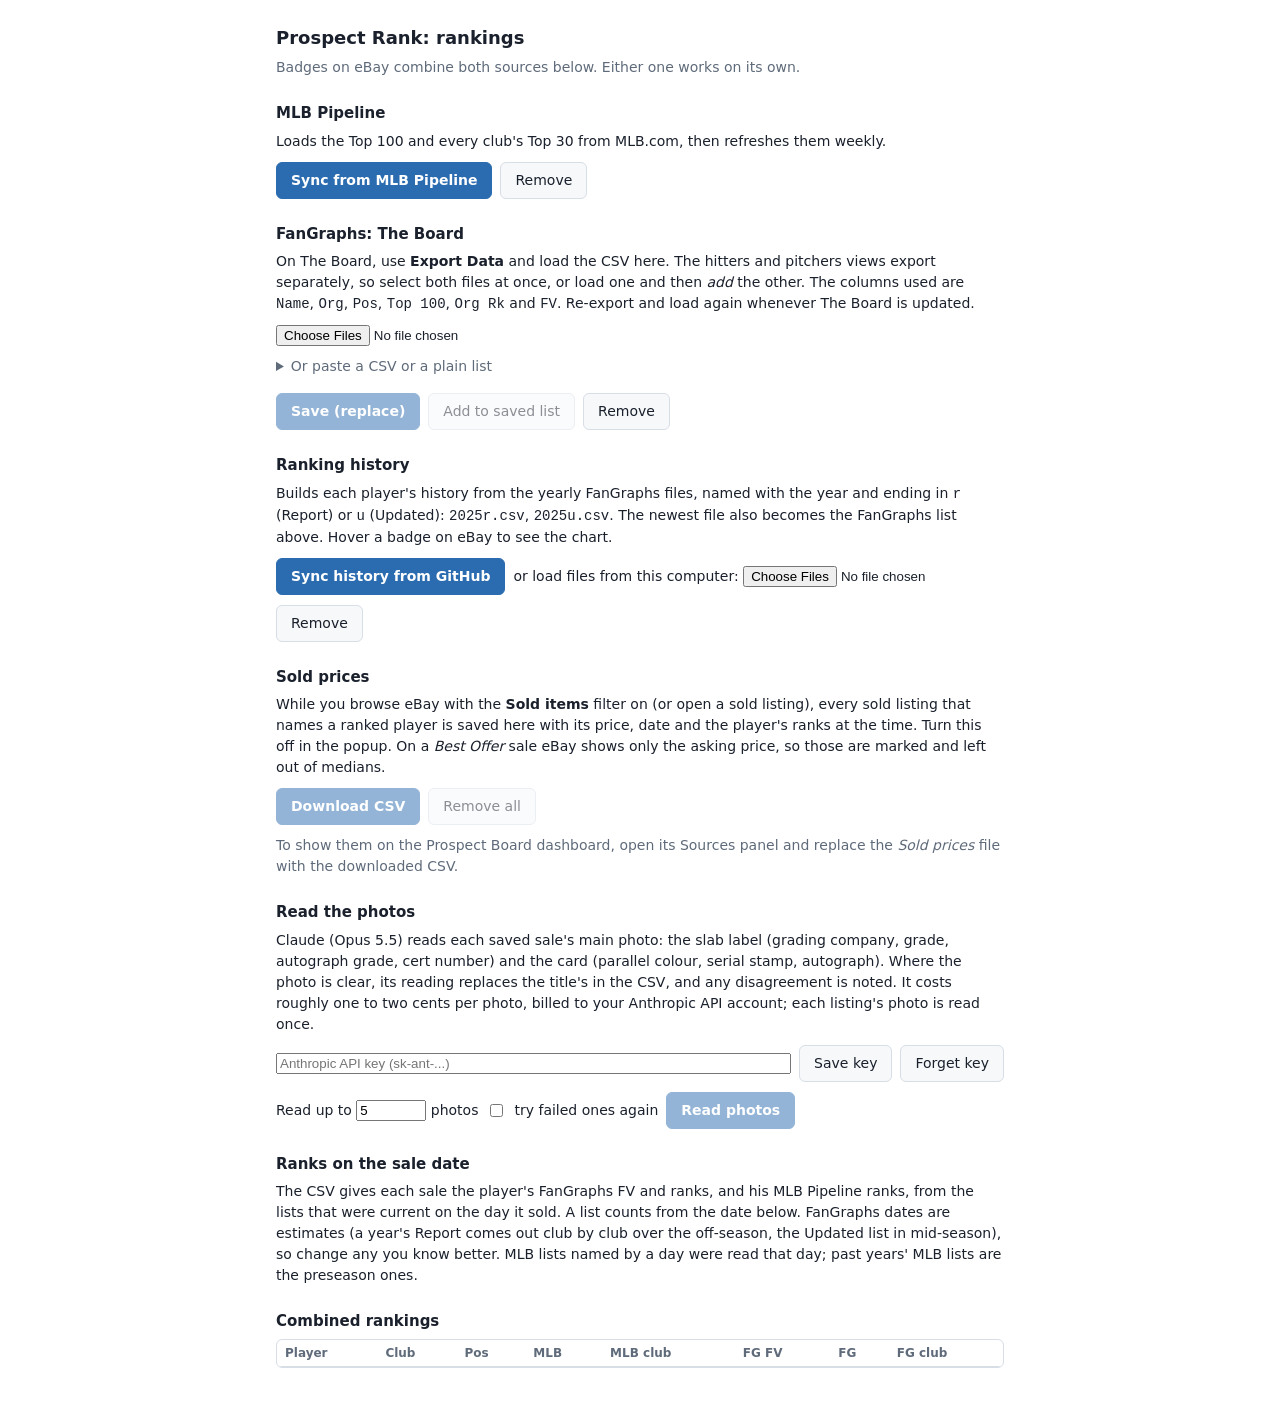
<file: extension/options.html>
<!doctype html>
<html lang="en">
<head>
  <meta charset="utf-8">
  <title>Prospect Rank: rankings</title>
  <link rel="stylesheet" href="pages.css">
</head>
<body class="options">
  <h1>Prospect Rank: rankings</h1>
  <p class="muted">Badges on eBay combine both sources below. Either one works on its own.</p>

  <h2>MLB Pipeline</h2>
  <p class="muted" id="mlb-current"></p>
  <p>Loads the Top 100 and every club's Top 30 from MLB.com, then refreshes them weekly.</p>
  <div class="row">
    <button class="primary" id="sync">Sync from MLB Pipeline</button>
    <button id="mlb-clear">Remove</button>
    <span class="muted" id="sync-status"></span>
  </div>

  <h2>FanGraphs: The Board</h2>
  <p class="muted" id="fg-current"></p>
  <p>On The Board, use <strong>Export Data</strong> and load the CSV here. The hitters and pitchers
     views export separately, so select both files at once, or load one and then <em>add</em> the other.
     The columns used are <code>Name</code>, <code>Org</code>, <code>Pos</code>, <code>Top 100</code>,
     <code>Org Rk</code> and <code>FV</code>. Re-export and load again whenever The Board is updated.</p>
  <div class="row">
    <input type="file" id="file" accept=".csv,.tsv,.txt,text/csv,text/plain" multiple>
  </div>
  <details>
    <summary>Or paste a CSV or a plain list</summary>
    <textarea id="text" placeholder="Name,Org,Pos,Top 100,Org Rk,FV&#10;..."></textarea>
  </details>
  <div class="row">
    <button class="primary" id="save" disabled>Save (replace)</button>
    <button id="add" disabled>Add to saved list</button>
    <button id="fg-clear">Remove</button>
    <span class="muted" id="status"></span>
  </div>

  <h2>Ranking history</h2>
  <p class="muted" id="hist-current"></p>
  <p>Builds each player's history from the yearly FanGraphs files, named with the year and ending in
     <code>r</code> (Report) or <code>u</code> (Updated): <code>2025r.csv</code>, <code>2025u.csv</code>.
     The newest file also becomes the FanGraphs list above. Hover a badge on eBay to see the chart.</p>
  <div class="row">
    <button class="primary" id="hist-sync">Sync history from GitHub</button>
    <label>or load files from this computer: <input type="file" id="hist-files" accept=".csv,text/csv" multiple></label>
  </div>
  <div class="row">
    <button id="hist-clear">Remove</button>
    <span class="muted" id="hist-status"></span>
  </div>

  <h2>Sold prices</h2>
  <p class="muted" id="sales-current"></p>
  <p>While you browse eBay with the <strong>Sold items</strong> filter on (or open a sold listing), every sold
     listing that names a ranked player is saved here with its price, date and the player's ranks at the time.
     Turn this off in the popup. On a <em>Best Offer</em> sale eBay shows only the asking price, so those are
     marked and left out of medians.</p>
  <div class="row">
    <button class="primary" id="sales-download" disabled>Download CSV</button>
    <button id="sales-clear" disabled>Remove all</button>
    <span class="muted" id="sales-status"></span>
  </div>
  <p class="muted">To show them on the Prospect Board dashboard, open its Sources panel and replace the
     <em>Sold prices</em> file with the downloaded CSV.</p>
  <div class="scroll" id="sales-wrap" hidden>
    <table>
      <thead><tr><th>Sold</th><th>Player</th><th>Price</th><th>Card</th><th>Format</th><th>Ranked then</th><th>Listing</th></tr></thead>
      <tbody id="sales-rows"></tbody>
    </table>
  </div>

  <h2>Read the photos</h2>
  <p>Claude (Opus 5.5) reads each saved sale's main photo: the slab label (grading company, grade, autograph grade,
     cert number) and the card (parallel colour, serial stamp, autograph). Where the photo is clear, its reading
     replaces the title's in the CSV, and any disagreement is noted. It costs roughly one to two cents per photo,
     billed to your Anthropic API account; each listing's photo is read once.</p>
  <div class="row">
    <input type="password" id="api-key" placeholder="Anthropic API key (sk-ant-...)" autocomplete="off" style="flex:1; min-width:240px">
    <button id="api-key-save">Save key</button>
    <button id="api-key-clear">Forget key</button>
  </div>
  <p class="muted" id="api-key-status"></p>
  <p class="muted" id="photos-current"></p>
  <div class="row">
    <label>Read up to <input type="number" id="photo-limit" min="1" max="500" value="5" style="width:70px"> photos</label>
    <label class="toggle"><input type="checkbox" id="photo-retry"> try failed ones again</label>
    <button class="primary" id="photo-run" disabled>Read photos</button>
    <button id="photo-stop" hidden>Stop</button>
  </div>
  <p class="muted" id="photo-status"></p>

  <h2>Ranks on the sale date</h2>
  <p>The CSV gives each sale the player's FanGraphs FV and ranks, and his MLB Pipeline ranks, from the lists that were
     current on the day it sold. A list counts from the date below. FanGraphs dates are estimates (a year's Report comes
     out club by club over the off-season, the Updated list in mid-season), so change any you know better. MLB lists named
     by a day were read that day; past years' MLB lists are the preseason ones.</p>
  <p class="muted" id="dates-current"></p>
  <div class="scroll" id="dates-wrap" hidden>
    <table>
      <thead><tr><th>List</th><th>Counts from</th><th></th></tr></thead>
      <tbody id="dates-rows"></tbody>
    </table>
  </div>

  <h2 id="preview-title">Combined rankings</h2>
  <div class="scroll">
    <table>
      <thead><tr><th>Player</th><th>Club</th><th>Pos</th><th>MLB</th><th>MLB club</th><th>FG FV</th><th>FG</th><th>FG club</th></tr></thead>
      <tbody id="preview"></tbody>
    </table>
  </div>

  <script src="src/match.js"></script>
  <script src="src/parse.js"></script>
  <script src="src/history.js"></script>
  <script src="src/asof.js"></script>
  <script src="src/cards.js"></script>
  <script src="src/photos.js"></script>
  <script src="src/sales.js"></script>
  <script src="options.js"></script>
</body>
</html>
</file>
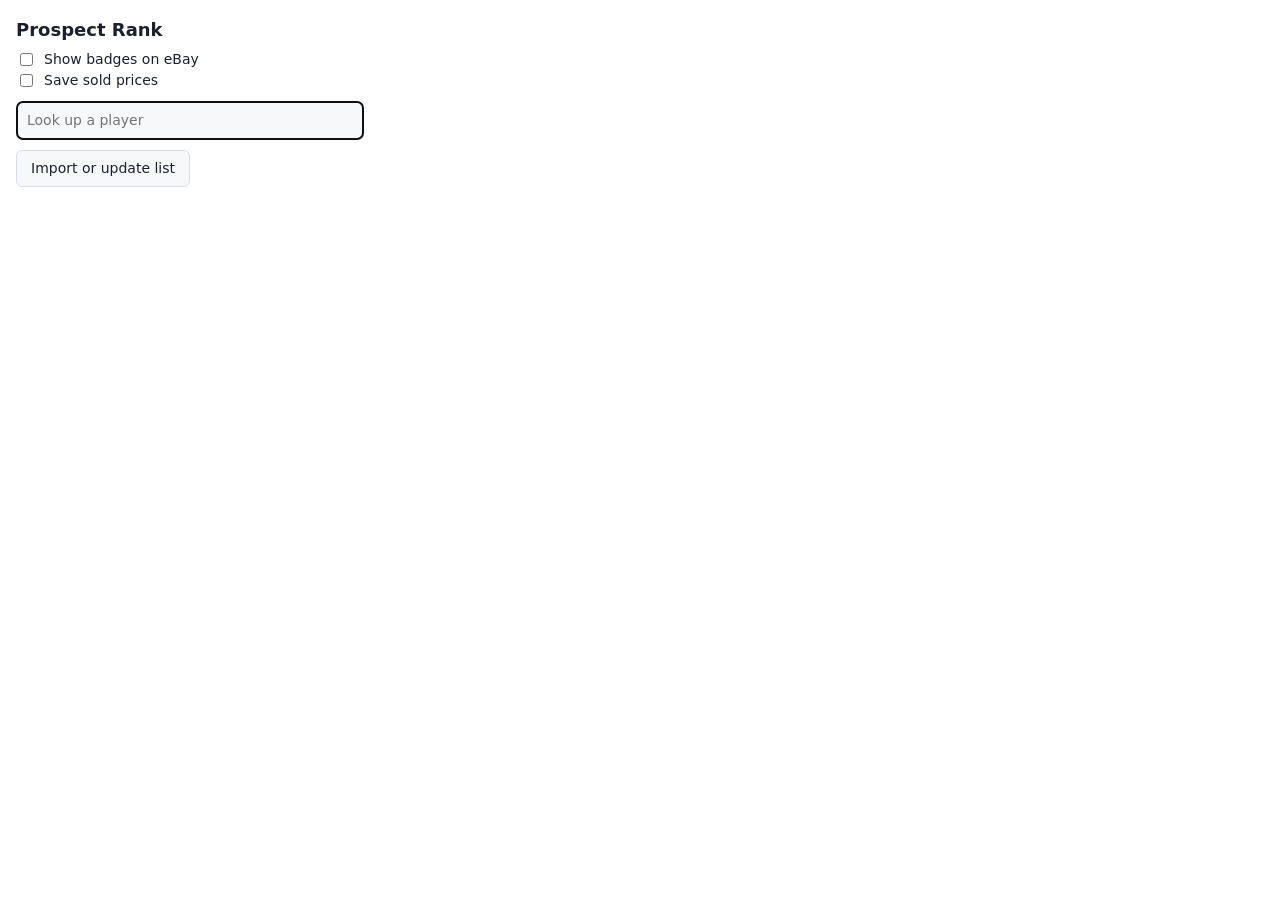
<file: extension/popup.html>
<!doctype html>
<html lang="en">
<head>
  <meta charset="utf-8">
  <title>Prospect Rank</title>
  <link rel="stylesheet" href="pages.css">
  <link rel="stylesheet" href="src/chart.css">
</head>
<body class="popup">
  <h1>Prospect Rank</h1>
  <p class="muted" id="current"></p>
  <label class="toggle"><input type="checkbox" id="enabled"> Show badges on eBay</label>
  <label class="toggle"><input type="checkbox" id="saveSales"> Save sold prices <span class="muted" id="sales-count"></span></label>
  <div class="row"><input type="search" id="q" placeholder="Look up a player" autofocus></div>
  <ul class="results" id="results"></ul>
  <div class="row"><button id="open">Import or update list</button></div>
  <script src="src/match.js"></script>
  <script src="src/history.js"></script>
  <script src="src/chart.js"></script>
  <script src="popup.js"></script>
</body>
</html>
</file>
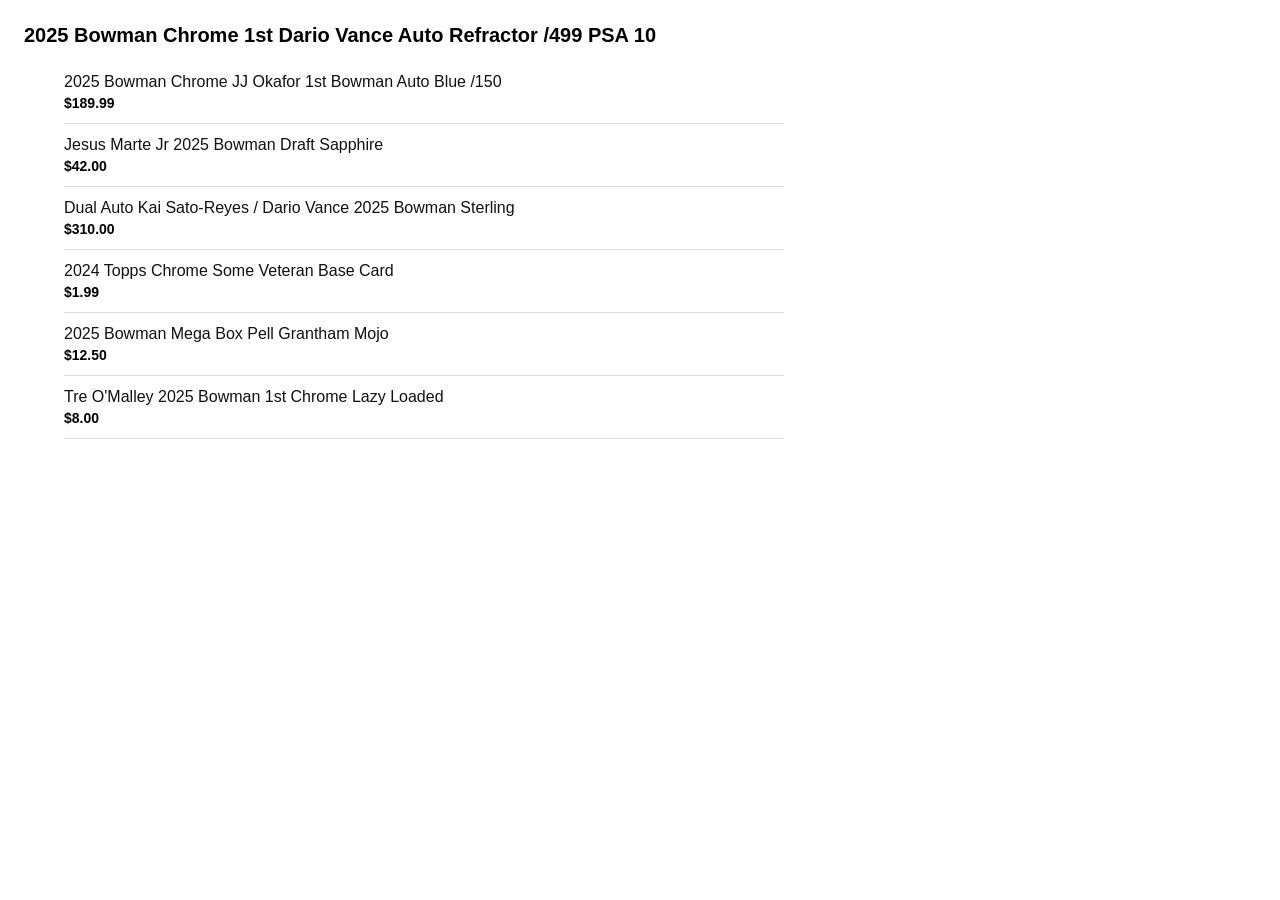
<file: extension/test/fixture-search.html>
<!doctype html>
<html><head><meta charset="utf-8"><title>bowman chrome auto | eBay (test fixture)</title>
<style>body{font:14px Arial;margin:24px;max-width:760px}li{list-style:none;padding:12px 0;border-bottom:1px solid #ddd}
a{color:#111;text-decoration:none;font-size:16px}.price{font-weight:700;margin-top:4px}h1{font-size:20px}</style></head>
<body>
<h1 class="x-item-title__mainTitle"><span class="ux-textspans ux-textspans--BOLD">2025 Bowman Chrome 1st Dario Vance Auto Refractor /499 PSA 10</span></h1>
<ul>
  <li class="s-card"><a href="https://www.ebay.com/itm/1001"><div class="s-card__title"><span>2025 Bowman Chrome JJ Okafor 1st Bowman Auto Blue /150</span></div></a><div class="price">$189.99</div></li>
  <li class="s-item"><a href="https://www.ebay.com/itm/1002"><div class="s-item__title"><span role="heading">Jesus Marte Jr 2025 Bowman Draft Sapphire</span></div></a><div class="price">$42.00</div></li>
  <li><a href="https://www.ebay.com/itm/1003"><img alt=""></a><a class="new-layout" href="https://www.ebay.com/itm/1003">Dual Auto Kai Sato-Reyes / Dario Vance 2025 Bowman Sterling</a><div class="price">$310.00</div></li>
  <li class="s-card"><a href="https://www.ebay.com/itm/1004"><div class="s-card__title"><span>2024 Topps Chrome Some Veteran Base Card</span></div></a><div class="price">$1.99</div></li>
  <li class="s-card"><a href="https://www.ebay.com/itm/1005"><div class="s-card__title"><span>2025 Bowman Mega Box Pell Grantham Mojo</span></div></a><div class="price">$12.50</div></li>
</ul>
<script>
  // A listing that arrives after load, like eBay's lazy-loaded results.
  setTimeout(() => {
    const li = document.createElement('li'); li.className = 's-card';
    li.innerHTML = '<a href="https://www.ebay.com/itm/1006"><div class="s-card__title"><span>Tre O\'Malley 2025 Bowman 1st Chrome Lazy Loaded</span></div></a><div class="price">$8.00</div>';
    document.querySelector('ul').appendChild(li);
  }, 600);
</script>
</body></html>
</file>
<file: extension/pages.css>
:root { --bg:#fff; --fg:#1a202c; --muted:#5f6b7a; --line:#d8dee6; --accent:#2b6cb0; --field:#f6f8fa; }
@media (prefers-color-scheme: dark) {
  :root { --bg:#16191d; --fg:#e6e9ee; --muted:#9aa5b1; --line:#333a44; --accent:#63a4e8; --field:#1f242b; }
}
* { box-sizing: border-box; }
body { margin: 0; padding: 16px; background: var(--bg); color: var(--fg);
  font: 14px/1.5 system-ui, -apple-system, "Segoe UI", sans-serif; }
body.popup { width: 380px; }
body.options { max-width: 760px; margin: 0 auto; padding: 24px 16px 48px; }
h1 { font-size: 18px; margin: 0 0 4px; }
h2 { font-size: 15px; margin: 24px 0 6px; }
p { margin: 6px 0; }
.muted { color: var(--muted); }
input[type=text], input[type=search], textarea { width: 100%; padding: 8px 10px; border: 1px solid var(--line);
  border-radius: 6px; background: var(--field); color: var(--fg); font: inherit; }
textarea { min-height: 200px; font-family: ui-monospace, Menlo, Consolas, monospace; font-size: 13px; }
button { padding: 7px 14px; border: 1px solid var(--line); border-radius: 6px; background: var(--field);
  color: var(--fg); font: inherit; cursor: pointer; }
button.primary { background: var(--accent); border-color: var(--accent); color: #fff; font-weight: 600; }
button:disabled { opacity: 0.5; cursor: default; }
.row { display: flex; gap: 8px; align-items: center; flex-wrap: wrap; margin: 10px 0; }
table { width: 100%; border-collapse: collapse; font-variant-numeric: tabular-nums; }
th, td { text-align: left; padding: 4px 8px; border-bottom: 1px solid var(--line); }
th { color: var(--muted); font-weight: 600; font-size: 12px; }
.scroll { max-height: 320px; overflow: auto; border: 1px solid var(--line); border-radius: 6px; }
ul.results { list-style: none; margin: 8px 0 0; padding: 0; }
ul.results li { display: flex; flex-direction: column; padding: 4px 0; border-bottom: 1px solid var(--line); }
ul.results .rk { font-weight: 700; min-width: 44px; }
label.toggle { display: flex; gap: 8px; align-items: center; }
details { margin: 8px 0; } summary { cursor: pointer; color: var(--muted); margin-bottom: 6px; }
ul.results li.has-history { cursor: pointer; }
ul.results .prk-chart { margin: 8px 0 4px; }
#sales-rows td:first-child { white-space: nowrap; }
</file>
<file: extension/src/chart.css>
.prk-chart { --prk-series: #257de0; --prk-grid: #e6e6e6; --prk-text: #191919; --prk-muted: #666666; --prk-surface: #ffffff; }
.prk-chart svg { display: block; overflow: visible; font: 11px/1 system-ui, -apple-system, "Segoe UI", sans-serif; }
.prk-chart .prk-rowlabel { fill: var(--prk-muted); font-size: 11px; }
.prk-chart .prk-grid { stroke: var(--prk-grid); stroke-width: 1; }
.prk-chart .prk-line { fill: none; stroke: var(--prk-series); stroke-width: 2; stroke-linejoin: round; stroke-linecap: round; }
.prk-chart .prk-dot { fill: var(--prk-series); stroke: var(--prk-surface); stroke-width: 2; }
.prk-chart .prk-value { fill: var(--prk-text); font-size: 11px; font-weight: 600; font-variant-numeric: tabular-nums; }
.prk-chart .prk-none { fill: var(--prk-muted); font-size: 11px; font-style: italic; }
.prk-chart .prk-axis { stroke: var(--prk-muted); stroke-width: 1; }
.prk-chart .prk-gap { stroke: var(--prk-muted); stroke-width: 1; stroke-dasharray: 2 3; }
.prk-chart .prk-signed { fill: var(--prk-surface); stroke: var(--prk-muted); stroke-width: 1.5; }
.prk-chart .prk-tick { fill: var(--prk-text); font-size: 10.5px; font-variant-numeric: tabular-nums; }
.prk-chart .prk-ticknote { fill: var(--prk-muted); font-size: 9.5px; }
.prk-chart .prk-guide { stroke: var(--prk-muted); stroke-width: 1; stroke-dasharray: 3 3; }
.prk-chart .prk-hit { fill: transparent; }
.prk-chart .prk-readout { margin-top: 6px; color: var(--prk-text); font: 12px/1.4 system-ui, -apple-system, "Segoe UI", sans-serif; font-variant-numeric: tabular-nums; }
.prk-chart .prk-note { margin-top: 2px; color: var(--prk-muted); font: 11px/1.4 system-ui, -apple-system, "Segoe UI", sans-serif; }
@media (prefers-color-scheme: dark) {
  body.popup .prk-chart, body.options .prk-chart { --prk-series: #338ced; --prk-grid: #333a44; --prk-text: #e6e9ee; --prk-muted: #9aa5b1; --prk-surface: #16191d; }
}
</file>
